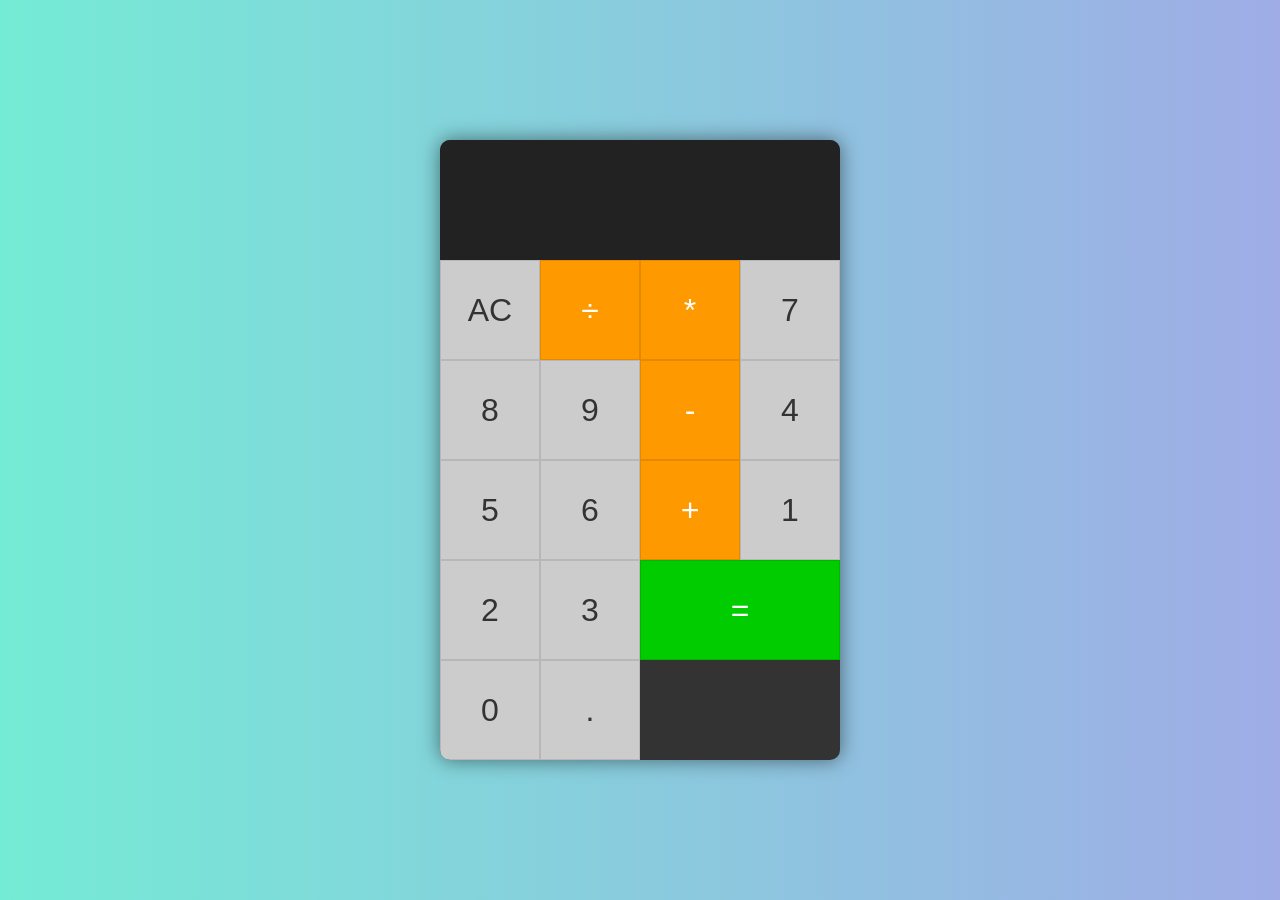
<file: index.html>
<!DOCTYPE html>
<html lang="en">
<head>
    <meta charset="UTF-8">
    <meta name="viewport" content="width=device-width, initial-scale=1.0">
    <title>Calculator</title>
    <link rel="stylesheet" href="style.css">
</head>
<body>
    <div class="calculator-grid">
        <div class="calculator-display">
            <div data-previous-operand class="previous-operand"></div>
            <div data-current-operand class="current-operand"></div>
        </div>
        <button data-clear class="span-two">AC</button>
        <button data-operator>&divide;</button>
        <button data-operator>*</button>
        <button data-number>7</button>
        <button data-number>8</button>
        <button data-number>9</button>
        <button data-operator>-</button>
        <button data-number>4</button>
        <button data-number>5</button>
        <button data-number>6</button>
        <button data-operator>+</button>
        <button data-number>1</button>
        <button data-number>2</button>
        <button data-number>3</button>
        <button data-equals class="span-two">=</button>
        <button data-number class="span-two">0</button>
        <button data-number>.</button>
    </div>
    <script src="script.js" defer></script>
</body>
</html>
</file>
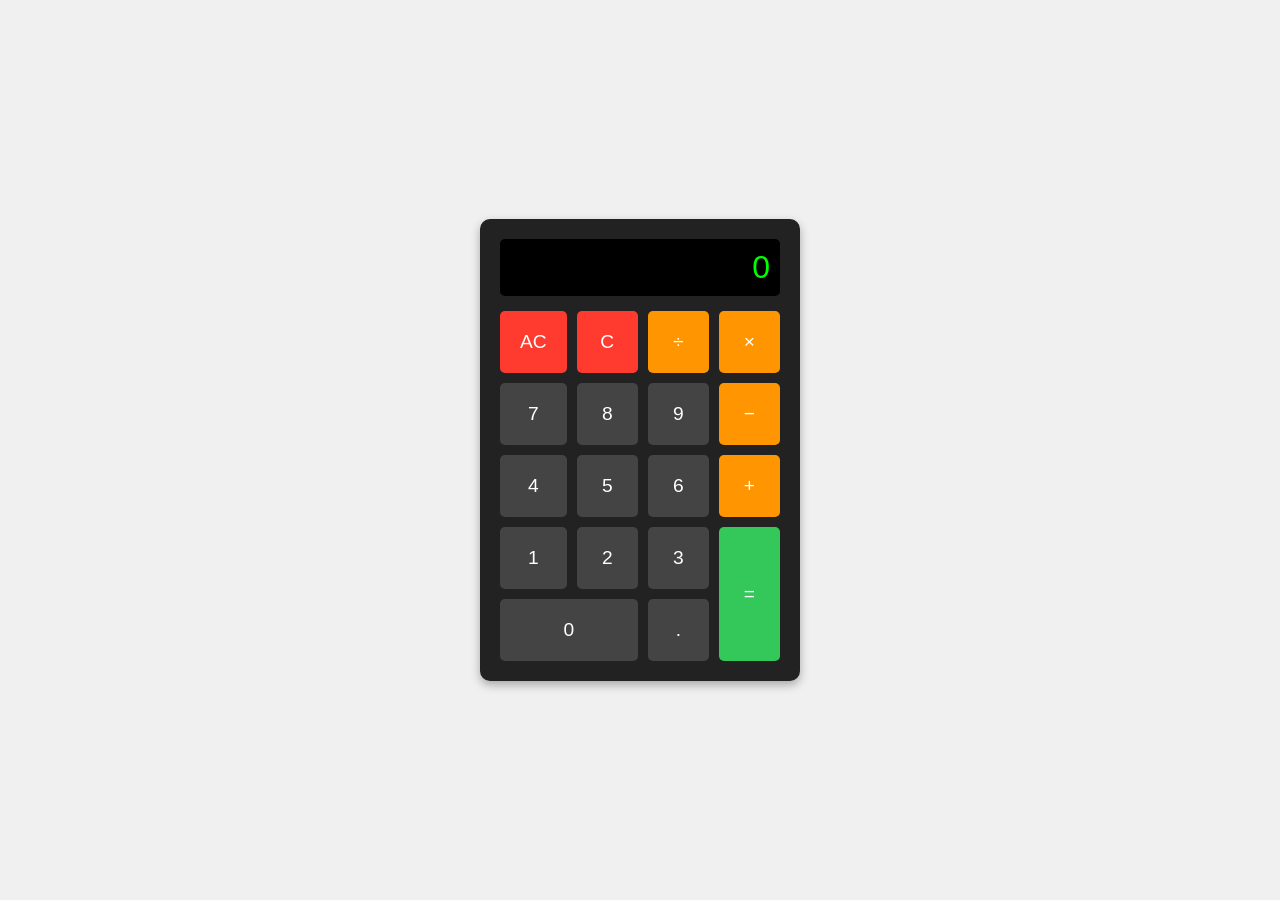
<file: frontend/index.html>
<!DOCTYPE html>
<html lang="en">
<head>
  <meta charset="UTF-8" />
  <meta http-equiv="X-UA-Compatible" content="IE=edge" />
  <meta name="viewport" content="width=device-width, initial-scale=1.0" />
  <title>Vanilla Calculator</title>
  <link rel="stylesheet" href="style.css" />
</head>
<body>
  <div class="calculator">
    <div class="display" id="display">0</div>
    <div class="keys">
      <button class="btn clear" data-action="clear">AC</button>
      <button class="btn clear" data-action="backspace">C</button>
      <button class="btn operator" data-value="/">÷</button>
      <button class="btn operator" data-value="*">×</button>

      <button class="btn" data-value="7">7</button>
      <button class="btn" data-value="8">8</button>
      <button class="btn" data-value="9">9</button>
      <button class="btn operator" data-value="-">−</button>

      <button class="btn" data-value="4">4</button>
      <button class="btn" data-value="5">5</button>
      <button class="btn" data-value="6">6</button>
      <button class="btn operator" data-value="+">+</button>

      <button class="btn" data-value="1">1</button>
      <button class="btn" data-value="2">2</button>
      <button class="btn" data-value="3">3</button>
      <button class="btn equal" data-action="evaluate">=</button>

      <button class="btn" data-value="0" style="grid-column: span 2;">0</button>
      <button class="btn" data-value=".">.</button>
    </div>
  </div>

  <script src="script.js"></script>
</body>
</html>
</file>
<file: style.css>
/* Basic reset styles */
*, *::before, *::after {
  box-sizing: border-box;
  margin: 0;
  padding: 0;
}

body {
  font-family: 'Segoe UI', Tahoma, Geneva, Verdana, sans-serif;
  background: linear-gradient(to right, #74ebd5, #9face6); /* A pleasant gradient background */
  display: flex;
  justify-content: center;
  align-items: center;
  min-height: 100vh;
  overflow: hidden; /* Prevent scrollbars if content slightly exceeds viewport */
}

/* Calculator container styles */
.calculator-grid {
  display: grid;
  grid-template-columns: repeat(4, 100px); /* 4 columns, each 100px wide */
  grid-template-rows: minmax(120px, auto) repeat(5, 100px); /* Display row, then 5 button rows */
  background-color: #333; /* Dark background for the calculator body */
  border-radius: 10px;
  box-shadow: 0 0 20px rgba(0, 0, 0, 0.5); /* Soft shadow for depth */
  overflow: hidden; /* Ensures rounded corners are applied correctly */
}

/* Calculator display area styles */
.calculator-display {
  grid-column: 1 / -1; /* Spans across all columns */
  background-color: #222; /* Slightly darker background for the display */
  display: flex;
  flex-direction: column;
  align-items: flex-end;
  justify-content: space-around; /* Distributes space between previous and current operands */
  padding: 10px;
  word-wrap: break-word; /* Allows long numbers to wrap */
  word-break: break-all; /* Breaks words at any character to prevent overflow */
  color: #fff; /* White text color */
  text-align: right;
  min-height: 120px; /* Matches the grid-template-rows definition */
  font-weight: 300; /* Lighter font weight for a modern look */
}

.calculator-display .previous-operand {
  font-size: 1.5em;
  color: rgba(255, 255, 255, 0.75); /* Slightly transparent for previous operand */
}

.calculator-display .current-operand {
  font-size: 2.5em;
}

/* Individual button styles */
.calculator-grid > button {
  cursor: pointer;
  font-size: 2em;
  border: 1px solid rgba(0, 0, 0, 0.1); /* Subtle border between buttons */
  outline: none; /* Remove focus outline */
  background-color: rgba(255, 255, 255, 0.75); /* Semi-transparent white for numbers */
  color: #333; /* Dark text for numbers */
  transition: background-color 0.2s ease-in-out; /* Smooth transition for hover effects */
}

.calculator-grid > button:hover {
  background-color: rgba(255, 255, 255, 0.9); /* Lighter on hover */
}

/* Specific styles for operator buttons */
.calculator-grid > button[data-operator] {
  background-color: #f90; /* Orange for operators */
  color: #fff; /* White text for operators */
}

.calculator-grid > button[data-operator]:hover {
  background-color: #ffaa33; /* Lighter orange on hover */
}

/* Specific styles for the equals button */
.calculator-grid > button[data-equals] {
  grid-column: span 2; /* Spans two columns */
  background-color: #0c0; /* Green for equals */
  color: #fff; /* White text for equals */
}

.calculator-grid > button[data-equals]:hover {
  background-color: #33cc33; /* Lighter green on hover */
}

/* Specific styles for the clear button */
.calculator-grid > button[data-all-clear] {
  grid-column: span 2; /* Spans two columns */
  background-color: #c00; /* Red for clear */
  color: #fff; /* White text for clear */
}

.calculator-grid > button[data-all-clear]:hover {
  background-color: #ff3333; /* Lighter red on hover */
}
</file>
<file: frontend/style.css>
/* Basic reset */
* {
  box-sizing: border-box;
  margin: 0;
  padding: 0;
}

html, body {
  height: 100%;
  font-family: Arial, Helvetica, sans-serif;
  background: #f0f0f0;
  display: flex;
  justify-content: center;
  align-items: center;
}

.calculator {
  background: #222;
  padding: 20px;
  border-radius: 10px;
  box-shadow: 0 4px 10px rgba(0,0,0,0.3);
  width: 320px;
}

.display {
  background: #000;
  color: #0f0;
  font-size: 2rem;
  text-align: right;
  padding: 10px;
  border-radius: 5px;
  margin-bottom: 15px;
  min-height: 50px;
  overflow-x: auto;
}

.keys {
  display: grid;
  grid-template-columns: repeat(4, 1fr);
  gap: 10px;
}

.btn {
  padding: 20px;
  font-size: 1.2rem;
  border: none;
  border-radius: 5px;
  cursor: pointer;
  transition: background 0.2s;
  background: #444;
  color: #fff;
}

.btn:hover {
  background: #555;
}

.operator {
  background: #ff9500;
}

.operator:hover {
  background: #ffab33;
}

.equal {
  background: #34c759;
  grid-row: span 2;
}

.equal:hover {
  background: #4cd964;
}

.clear {
  background: #ff3b30;
}

.clear:hover {
  background: #ff5c5c;
}

/* Responsive */
@media (max-width: 400px) {
  .calculator {
    width: 90%;
  }
}
</file>
